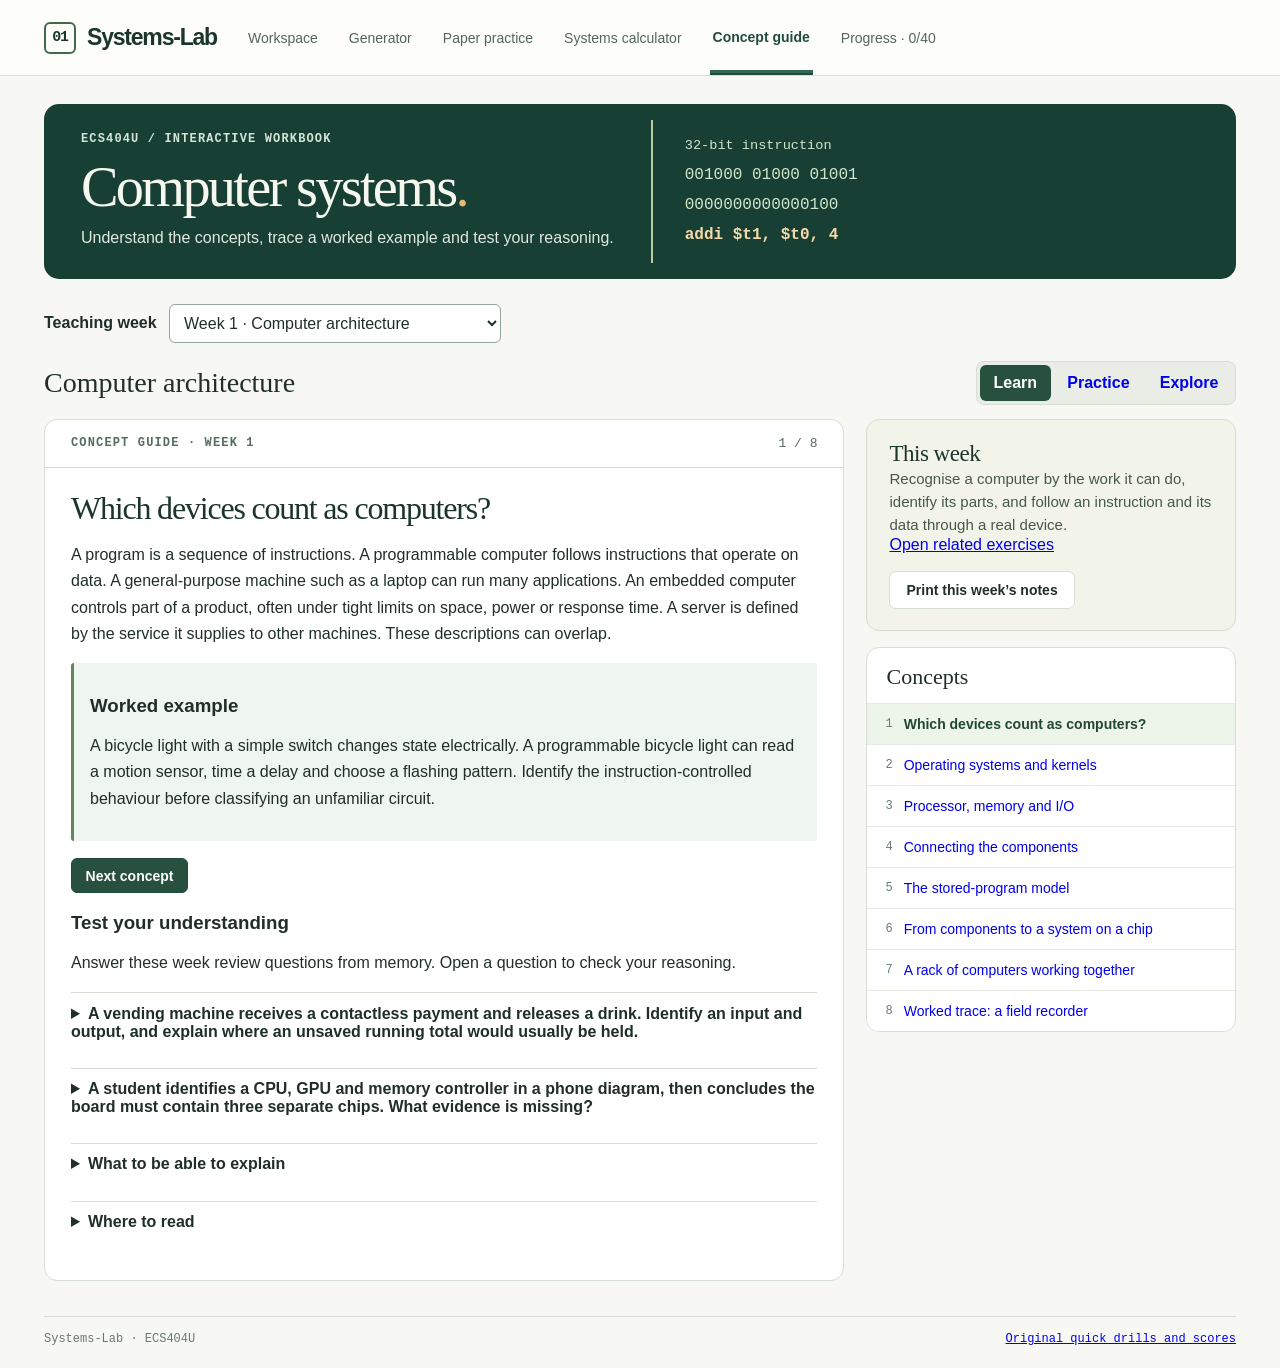
<file: index.html>
<!doctype html><html lang="en-GB"><head><meta charset="utf-8"><meta http-equiv="Content-Security-Policy" content="default-src 'none'; script-src 'self'; style-src 'self'; img-src 'self'; base-uri 'none'; form-action 'none'"><meta name="referrer" content="no-referrer"><meta name="viewport" content="width=device-width,initial-scale=1"><meta name="theme-color" content="#163e35"><title>Computer systems · Systems-Lab</title><link rel="stylesheet" href="workbook.css?v=4831d0746d"><script type="module" src="workbook.js?v=f85f025821"></script></head><body><header><div class="top wrap"><a href="./" class="brand"><span class="chipmark" aria-hidden="true">01</span> Systems-Lab</a><nav aria-label="Main navigation"><a data-nav="workspace" href="./#practice">Workspace</a><a data-nav="generator" href="./?generator=1">Generator</a><a data-nav="paper" href="./paper.html">Paper practice</a><a data-nav="calculator" href="./calculator.html">Systems calculator</a><a data-nav="guide" href="./#guide">Concept guide</a><a data-nav="progress" href="./#progress">Progress</a></nav></div></header><main class="wrap"><section class="hero"><div class="herocopy"><div class="eyebrow">ECS404U / Interactive workbook</div><h1>Computer systems<span>.</span></h1><p>Understand the concepts, trace a worked example and test your reasoning.</p></div><div class="hero-register" aria-hidden="true"><span>32-bit instruction</span><code>001000 01000 01001</code><code>0000000000000100</code><b>addi $t1, $t0, 4</b></div></section><div id="app"></div><noscript>Enable JavaScript for the interactive workbook.</noscript><footer><span>Systems-Lab · ECS404U</span><a href="quick.html">Original quick drills and scores</a></footer></main></body></html>
</file>
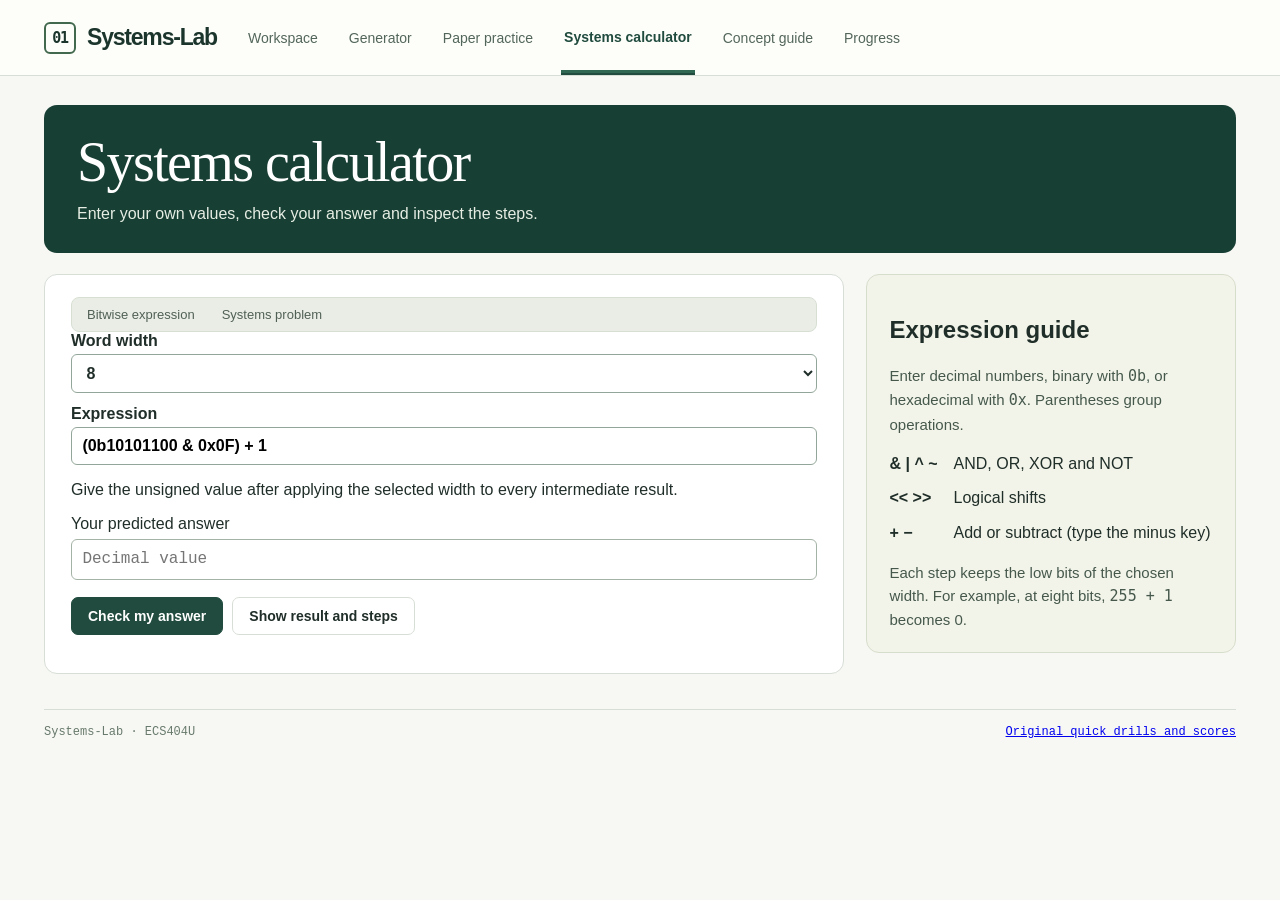
<file: calculator.html>
<!doctype html><html lang="en-GB"><head><meta charset="utf-8"><meta http-equiv="Content-Security-Policy" content="default-src 'none'; script-src 'self'; style-src 'self'; img-src 'self'; base-uri 'none'; form-action 'none'"><meta name="referrer" content="no-referrer"><meta name="viewport" content="width=device-width,initial-scale=1"><meta name="theme-color" content="#163e35"><title>Systems calculator · Systems-Lab</title><link rel="stylesheet" href="workbook.css?v=4831d0746d"><link rel="stylesheet" href="paper.css"><script type="module" src="calculator.js?v=62337818fd"></script></head><body><header><div class="top wrap"><a href="./" class="brand"><span class="chipmark" aria-hidden="true">01</span> Systems-Lab</a><nav aria-label="Main navigation"><a data-nav="workspace" href="./#practice">Workspace</a><a data-nav="generator" href="./?generator=1">Generator</a><a data-nav="paper" href="./paper.html">Paper practice</a><a data-nav="calculator" aria-current="page" href="./calculator.html">Systems calculator</a><a data-nav="guide" href="./#guide">Concept guide</a><a data-nav="progress" href="./#progress">Progress</a></nav></div></header><main class="wrap"><section class="paper-hero"><h1>Systems calculator</h1><p>Enter your own values, check your answer and inspect the steps.</p></section><div id="calculator"></div><noscript>Enable JavaScript for the interactive workbook.</noscript><footer><span>Systems-Lab · ECS404U</span><a href="quick.html">Original quick drills and scores</a></footer></main></body></html>
</file>
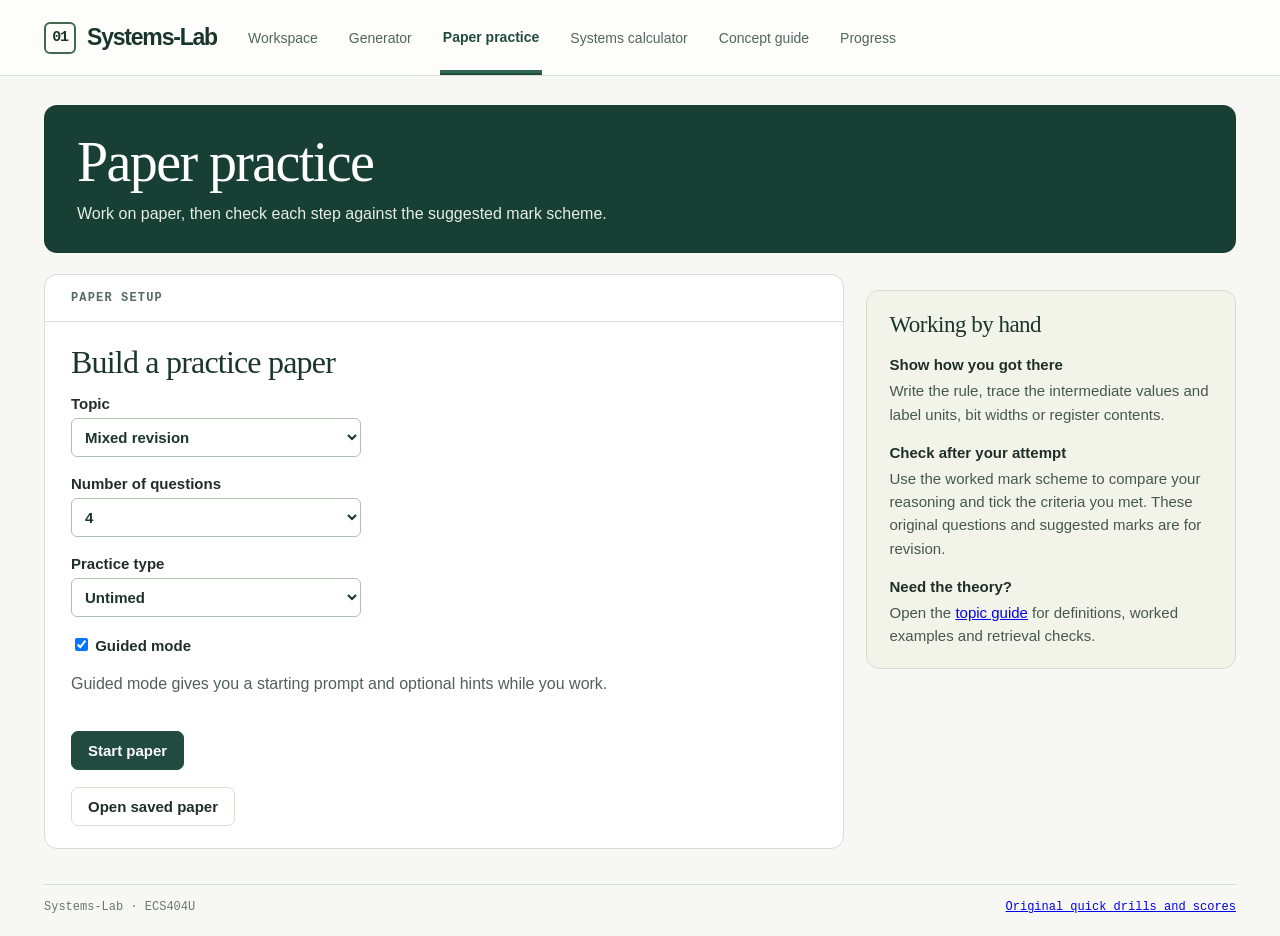
<file: paper.html>
<!doctype html><html lang="en-GB"><head><meta charset="utf-8"><meta http-equiv="Content-Security-Policy" content="default-src 'none'; script-src 'self'; style-src 'self'; img-src 'self'; base-uri 'none'; form-action 'none'"><meta name="referrer" content="no-referrer"><meta name="viewport" content="width=device-width,initial-scale=1"><meta name="theme-color" content="#163e35"><title>Paper practice · Systems-Lab</title><link rel="stylesheet" href="workbook.css?v=4831d0746d"><link rel="stylesheet" href="paper.css"><script type="module" src="paper.js?v=16dd5bcc90"></script></head><body><header><div class="top wrap"><a href="./" class="brand"><span class="chipmark" aria-hidden="true">01</span> Systems-Lab</a><nav aria-label="Main navigation"><a data-nav="workspace" href="./#practice">Workspace</a><a data-nav="generator" href="./?generator=1">Generator</a><a data-nav="paper" aria-current="page" href="./paper.html">Paper practice</a><a data-nav="calculator" href="./calculator.html">Systems calculator</a><a data-nav="guide" href="./#guide">Concept guide</a><a data-nav="progress" href="./#progress">Progress</a></nav></div></header><main class="wrap"><section class="paper-hero"><h1>Paper practice</h1><p>Work on paper, then check each step against the suggested mark scheme.</p></section><div id="paperView"></div><noscript>Enable JavaScript for the interactive workbook.</noscript><footer><span>Systems-Lab · ECS404U</span><a href="quick.html">Original quick drills and scores</a></footer></main><section id="paperPrint" hidden></section></body></html>
</file>
<file: workbook.css>
:root{font-family:"DM Sans",Inter,Arial,sans-serif;color:#202e29;background:#f7f8f4;font-synthesis:none;--green:#204b3e;--ink:#1b352d;--rule:#d7ded6;--muted:#53665c;--mono:"IBM Plex Mono","Courier New",monospace;--serif:Georgia,"Times New Roman",serif}
*{box-sizing:border-box}body{margin:0}button,select{font:inherit;color:inherit}button,a{touch-action:manipulation}button{cursor:pointer}button:focus-visible,a:focus-visible,summary:focus-visible,select:focus-visible{outline:3px solid #b26a18;outline-offset:3px}button:disabled{cursor:default;opacity:.45}button{border:1px solid var(--rule);background:white;border-radius:7px}header{background:#fdfefa;border-bottom:1px solid var(--rule)}.wrap{width:min(1232px,calc(100% - 88px));margin:auto}.top{display:flex;align-items:center;gap:28px;min-height:75px}.brand{display:flex;align-items:center;gap:11px;font-size:23px;font-weight:700;letter-spacing:-1.2px;color:var(--ink);text-decoration:none}.brand img{width:35px;height:35px}.divider{width:1px;height:22px;background:var(--rule)}nav{display:flex;align-self:stretch;gap:25px}nav :is(button,a){background:none;border:0;border-radius:0;color:var(--muted);font-size:14px;padding:0 3px;position:relative}nav [aria-current=page]{font-weight:700;color:var(--green)}nav [aria-current=page]:after{content:"";position:absolute;height:3px;background:#2f6753;bottom:0;left:0;right:0}.progress{margin-left:auto;display:flex;align-items:center;gap:8px;font-size:13px;font-weight:600;padding:8px 12px;background:#edf3ea;border-color:#d0ddce;border-radius:20px}.baricon{font-size:18px;color:#406b50}
.hero{position:relative;overflow:hidden;border-radius:15px;background:#183f34;color:#f6f7ef;margin:28px 0 25px;display:flex;align-items:center;min-height:175px}.herocopy{position:relative;z-index:1;padding:28px 37px}.heroart{height:100%;width:34%;position:absolute;right:0;top:0;object-fit:cover}.eyebrow,.kicker,.smallcap{font:600 12px var(--mono);letter-spacing:1.15px;text-transform:uppercase}.hero .eyebrow{display:flex;align-items:center;gap:10px;color:#d4e5d7}.goldline{width:23px;height:2px;background:#e4b46f}.sep{opacity:.5}.hero h1{font:normal clamp(42px,4.4vw,65px)/1.04 var(--serif);letter-spacing:-2.7px;margin:12px 0 9px}.hero h1 span{color:#e7b973}.hero p{font-size:16px;line-height:1.55;margin:0;color:#e0e9df}
.tabs{display:grid;grid-template-columns:repeat(4,1fr);gap:10px;margin-bottom:25px}.tab{display:flex;align-items:center;text-align:left;gap:12px;padding:13px 16px;border-color:#d3dbd2;border-radius:9px;color:var(--muted);font-weight:600}.tab .iconbox{width:32px;height:32px;display:grid;place-items:center;border-radius:7px;background:#f0f3ed}.tab.active{color:var(--green);background:#e1edde;border-color:#749379;box-shadow:inset 0 0 0 .35px #749379}.tab.active .iconbox{background:#c8dfc5}.tab small{margin-left:auto;font:12px var(--mono);color:#65786a}.icon{height:21px;width:21px;vertical-align:middle;flex-shrink:0}.workspace{display:grid;grid-template-columns:minmax(0,1fr) minmax(260px,31%);gap:22px;align-items:start}.panel,.notes,.library,.guidecard{border:1px solid var(--rule);border-radius:13px;background:#fff;overflow:hidden}.panelhead,.panelbody{padding:22px 26px}.panelhead{border-bottom:1px solid var(--rule);display:flex;justify-content:space-between;align-items:center;padding-top:16px;padding-bottom:16px}.kicker,.smallcap{color:#546d5e}.panelhead .kicker{display:flex;align-items:center;gap:9px}.panelhead .kicker .icon{width:17px}.counter{font:13px var(--mono);color:#58685e}.panelbody h2,.guide h2{font:normal clamp(28px,2.5vw,38px)/1.13 var(--serif);letter-spacing:-1.2px;color:var(--ink);margin:0 0 8px}.prompt{line-height:1.55;color:#516159;margin:0 0 17px}.board{background-color:#f5f7ef;background-image:radial-gradient(#c9d4c3 .85px,transparent .85px);background-size:13px 13px;border:1px solid #d3dbcc;border-radius:9px;overflow:hidden}.boardtop{display:flex;align-items:center;justify-content:space-between;gap:8px;padding:12px 16px 0;color:#516856;font:11px var(--mono);text-transform:uppercase;letter-spacing:1px}.board svg.fig{display:block;width:100%;height:196px}.board .legend{background:#ffffffa6;border-top:1px solid #d7dece;color:#394c41;padding:9px 14px;text-align:center;font:14px/1.5 var(--mono);overflow-wrap:anywhere}.answerlabel{display:block;margin:20px 0 9px;font:600 12px var(--mono);letter-spacing:1px;text-transform:uppercase;color:#52645a}.choices{display:flex;gap:8px;flex-wrap:wrap}.choice{min-width:44px;padding:9px 14px;font-weight:550;line-height:1.35}.choice[aria-pressed=true],.switcher [aria-pressed=true]{background:#deebde;border-color:#64896d;color:#163e2c;box-shadow:inset 0 0 0 .6px #64896d}.actions{margin-top:17px;display:flex;flex-wrap:wrap;gap:9px;align-items:center}.primary,.secondary,.ghost{padding:10px 16px;font-size:14px;font-weight:600}.primary{background:var(--green);color:white;border:1px solid var(--green)}.secondary{background:white}.ghost{border-color:transparent;color:#57675f;background:transparent}.notes{background:#f2f4e9;border-color:#d7ddcb;padding:21px 22px}.notetitle{display:flex;align-items:center;gap:10px;font:normal 23px var(--serif);color:var(--ink);letter-spacing:-.5px}.notes h3{font-size:15px;margin:18px 0 6px}.notes p,.library p,.guide p,.modalcopy{font-size:15px;line-height:1.55;color:#46584c;margin:0}.formula{font:19px/1.5 var(--serif);padding:10px 12px;border-left:3px solid #a7b79a;background:#ffffff70;margin:12px 0}.guidebtn{background:transparent;border:0;border-top:1px solid #d4dccb;border-radius:0;padding:14px 0 0;margin-top:16px;color:#30553f;font-size:14px;font-weight:650;display:flex;gap:9px;align-items:center;width:100%}.library{margin-top:16px}.libhead{display:flex;justify-content:space-between;align-items:center;padding:16px 19px 13px}.libhead h3{font:normal 22px var(--serif);margin:0}.libhead small{font:12px var(--mono);color:var(--muted)}.qrow{border:0;border-top:1px solid #e5e9e1;border-radius:0;background:white;padding:12px 18px;display:flex;gap:11px;text-align:left;align-items:center;width:100%;font-size:14px}.qrow.active{background:#edf4e9;color:#214832;font-weight:650}.qnum{font:12px var(--mono);color:#687c6c}.qstate{margin-left:auto;color:#487858}.message{margin:14px 0 0;padding:12px 14px;border-radius:6px;background:#fbf1d9;color:#594019;line-height:1.5}.message.good{background:#e6f1e1;color:#23492e}.hidden{display:none!important}.board .mat{margin:14px auto;border-collapse:collapse;background:#fbfcf6;text-align:center}.mat td,.mat th{padding:6px 13px;border:1px solid #bbcbb9}.mat th{color:#24523c;background:#e3edde}.mathcard{text-align:center;padding:40px 18px;font:normal clamp(21px,2.6vw,32px)/1.55 var(--serif);white-space:pre-line;color:#284b38}.textfig{font-family:var(--mono);font-size:14px}.guidecard{padding:24px;margin:15px 0}.guide details{padding:12px 0;border-top:1px solid var(--rule)}summary{cursor:pointer;font-weight:600}.guide details p{margin:8px 0}.guide .formula{background:#f2f5ed}.switcher{display:flex;flex-wrap:wrap;gap:7px;margin-top:14px}.switcher button{padding:8px 12px}.sectionhead{display:flex;align-items:center;justify-content:space-between;margin-bottom:14px;gap:12px}.sectionhead h2{font:normal 28px var(--serif);margin:0}.minitabs{display:flex;background:#e9ede6;border:1px solid #d7dfd3;padding:3px;border-radius:8px;gap:3px}.minitabs button{border:0;background:transparent;font-size:13px;padding:6px 12px;color:#516055}.minitabs button.selected{background:#fff;color:#234333;box-shadow:0 1px 3px #27463020}.explore label{display:block;margin:12px 0}.explore select{background:#fff;border:1px solid var(--rule);padding:5px;border-radius:4px}.explore input{accent-color:#2f634d}.explore output{display:block}.explorefieldset{border:0;padding:0;margin:12px 0;display:flex;gap:12px;flex-wrap:wrap}.explorefieldset label{margin:0}.matrixbtn{min-width:36px;height:31px;color:#1b4c32}.matrixbtn[aria-pressed=true]{background:#deecda}.inlinecode{font:14px var(--mono)}footer{display:flex;justify-content:space-between;gap:10px;margin:35px 0 22px;padding-top:15px;border-top:1px solid var(--rule);font:12px var(--mono);color:#687a6b}dialog{width:min(470px,92vw);max-height:80vh;padding:23px;border:1px solid #becbbd;border-radius:12px;color:var(--ink)}dialog::backdrop{background:#152c2199}.modalhead{display:flex;align-items:center;justify-content:space-between;margin-bottom:14px}.modalhead h2{font:normal 28px var(--serif);margin:0}.modalhead button{padding:6px 9px}.prow{padding:12px 0;border-top:1px solid var(--rule);display:flex;align-items:center;justify-content:space-between}.progressfill{height:6px;border-radius:6px;background:#e3eadd;overflow:hidden}.progressfill i{display:block;height:100%;background:#547f5e}.modalcopy{margin-bottom:16px}button:hover:not(:disabled){filter:brightness(.965)}@media(min-width:1550px){.wrap{max-width:1280px}}
@media(max-width:930px){.wrap{width:calc(100% - 40px)}.tab{padding:10px;gap:7px}.tab small{display:none}.heroart{width:29%}.workspace{grid-template-columns:minmax(0,1fr) 255px;gap:15px}.panelbody,.panelhead{padding-left:18px;padding-right:18px}.notes{padding:17px}.hero .herocopy{padding-left:27px}.hero p{max-width:500px}}
@media(max-width:700px){.wrap{width:calc(100% - 28px)}.top{gap:12px;min-height:60px;flex-wrap:wrap}.brand{font-size:19px;gap:6px}.brand img{width:30px;height:30px}.divider{display:none}nav{gap:8px}nav :is(button,a){font-size:13px}.progress{font-size:12px;padding:6px 8px}.baricon{display:none}.hero{min-height:148px;margin:16px 0}.hero .herocopy{padding:21px}.hero h1{font-size:42px;letter-spacing:-2px}.hero p{font-size:14px;max-width:75%}.heroart{right:-6%;width:36%;opacity:.45}.hero .eyebrow{font-size:10px}.tabs{grid-template-columns:repeat(2,1fr);gap:6px;margin-bottom:17px}.tab{font-size:14px}.tab .iconbox{width:25px;height:25px}.workspace{grid-template-columns:1fr}.sectionhead h2{font-size:24px}.board svg.fig{height:177px}.sectionhead{margin-bottom:10px}.notes{margin-top:1px}.panelbody{padding:17px}.panelhead{padding:12px 17px}footer{font-size:10px}.sectionhead .minitabs button{padding:6px 9px}}@media(max-width:410px){.top{gap:8px}.progress{padding:5px 6px}.brand{font-size:17px}.heroart{display:none}.hero p{max-width:100%}.eyebrow{letter-spacing:.65px}}
.formgrid{display:grid;grid-template-columns:1fr 1fr;gap:16px}.formgrid label{font-size:14px;font-weight:600;color:#385043}.formgrid label span{font-weight:400;color:var(--muted)}.formgrid input,.formgrid select,.numanswer{display:block;margin-top:6px;width:100%;padding:10px;border-radius:6px;border:1px solid #bac9b9;background:white;font:inherit;color:var(--ink)}.numanswer{max-width:260px}.formgrid input:focus-visible,.numanswer:focus-visible{outline:2px solid #799779}.genpaging{display:flex;gap:12px;justify-content:space-between;margin-top:20px;padding-top:15px;border-top:1px solid var(--rule)}.model{border:1px solid #cfdcca;border-radius:8px;background:#f4f7ed;padding:15px;margin-top:16px}.model ol{padding-left:22px}.model li{line-height:1.55;margin:8px 0}.genlist .listbody{max-height:420px;overflow:auto}.seed,#shareStatus{overflow-wrap:anywhere}.notes .seed{margin-top:8px}.notes #shareStatus{margin-top:8px}.generatorform .actions{margin-top:22px}.genpaging button{font-size:13px}#printset{display:none}
@media(max-width:600px){.top{display:grid;grid-template-columns:1fr auto;gap:0;padding-top:9px}.top nav{grid-row:2;grid-column:1/-1;gap:22px}.top nav :is(button,a){padding:10px 0}.progress{grid-row:1;grid-column:2}.formgrid{gap:10px}.sectionhead .secondary{font-size:12px;padding:8px}.genlist .listbody{max-height:250px}}
@media print{body:has(#printset)>:not(#printset){display:none!important}#printset{display:block;color:#111;font:12pt Georgia,serif}#printset article{break-inside:avoid;margin:20px 0}#printset h1{font-size:22pt}#printset h2{font-size:16pt}#printset .board{max-width:550px}#printset .fig{height:125px}#printset .mathcard{padding:12px;font-size:16pt}#printset .boardtop{padding-top:5px}#printset .legend{font-size:10pt}#printset .mat td,#printset .mat th{padding:2px 8px}}

nav a { display: inline-flex; align-items: center; text-decoration: none; }
.practice-controls{display:flex;align-items:center;flex-wrap:wrap;justify-content:flex-end;gap:8px 16px}
.guided-toggle{font-size:14px;white-space:nowrap;color:var(--green)}
.guided-toggle input{accent-color:var(--green)}
@media(max-width:410px){.top nav{gap:12px}.top nav :is(button,a){font-size:12px}}

.top nav {flex-wrap:wrap}
.set-input {display:block;margin:.4rem 0 1rem;width:100%;padding:.65rem;border:1px solid #a3b3a5;border-radius:6px;font:1rem var(--mono)}
.set-key {display:grid;grid-template-columns:max-content 1fr;gap:.65rem 1rem;line-height:1.5}
.set-key dt {font-weight:bold}.set-key dd {margin:0}
#symbols {gap:.4rem;margin-bottom:1rem}
#symbols button {font-size:1.1rem;min-width:2.3rem;min-height:2.3rem}
#setForm p,.set-steps {line-height:1.55}
#status:not(:empty){background:#edf4ed;padding:.75rem 1rem;border-left:3px solid var(--green);overflow-wrap:anywhere}
.set-steps li+li {margin-top:.45rem}
.workspace > *{min-width:0}
@media(max-width:600px){.top nav{column-gap:13px}}

.chipmark{display:grid;place-items:center;width:32px;height:32px;border:2px solid #42694e;border-radius:6px;font:700 15px ui-monospace,monospace}
.hero-register{align-self:center;display:grid;gap:.4rem;color:#d0e6ca;border-left:2px solid #b5d09d;padding:1rem 2rem;font:500 1rem/1.5 ui-monospace,monospace}.hero-register span{font-size:.85rem}.hero-register b{color:#f5dbab}
.signalboard{background:#f0f5ed;border:1px solid var(--rule);border-radius:10px;margin:1.15rem 0;padding:16px}.signalboard figcaption,.smallcap{text-transform:uppercase;font:650 .76rem/1.5 var(--mono);letter-spacing:.08em}.signals,.bitstrip{display:flex;flex-wrap:wrap;gap:.55rem;margin-top:.6rem}.signals code{border:1px solid #c2d2c0;background:#fff;padding:.35rem .65rem;border-radius:5px}.bitstrip{gap:3px}.bitstrip span{display:grid;text-align:center;padding:.2rem .55rem;border:1px solid #94aa98;border-radius:4px;background:#fff;font:600 1rem monospace}.bitstrip .on{background:#285742;color:#fff}.bitstrip small{font:400 .72rem monospace}
.weeknav{display:flex;align-items:center;gap:.75rem;flex-wrap:wrap;margin:1.15rem 0}.weeknav select,.calc-form select,.calc-form input,.answerbox{border:1px solid #93a69a;border-radius:6px;padding:.55rem .65rem;font:inherit;max-width:100%;background:white}.weeknav label,.calc-form label{font-weight:600}.calc-form label{display:grid;gap:4px}.calc-form{display:grid;gap:12px}.calc-grid{display:grid;grid-template-columns:repeat(auto-fit,minmax(min(100%,170px),1fr));gap:12px}.learn section,.learn details,.guidecheck{margin:1rem 0}.learn p,.learn li,.guidecheck p{line-height:1.65}.learn h3{margin-bottom:.4rem}.learn .example{background:#eff5ef;border-left:3px solid #64865d;padding:.8rem 1rem;border-radius:3px}.learn .example ol{margin-bottom:0}.learn summary,.guidecheck summary{cursor:pointer;font-weight:650}.learn pre{white-space:pre-wrap}.steps-list{line-height:1.65}.calc-form input{width:100%;box-sizing:border-box}.switcher a,.actions a{align-self:center}.sectionhead{gap:12px;flex-wrap:wrap}.genlist .qrow{min-height:40px}nav a[aria-current=page]{color:var(--green);font-weight:720;border-bottom:2px solid var(--green)}.paper-review-group .qrow{width:100%}.panelbody{min-width:0}a{overflow-wrap:anywhere}
@media(max-width:720px){.hero-register{display:none}.top{align-items:flex-start;flex-wrap:wrap}.top nav{width:100%;justify-content:flex-start}.top{height:auto;padding-top:10px;padding-bottom:8px}.top nav a{font-size:.9rem}.hero h1{font-size:clamp(2rem,9vw,3.5rem)}}
.minitabs a,.actions a.primary,.actions a.secondary{display:inline-block;padding:.55rem .85rem;border-radius:6px;text-decoration:none;font-weight:600}.minitabs a.selected,.actions a.primary{background:#27513e;color:white}.qrow[href]{text-decoration:none}.learn details{padding:.7rem 0;border-top:1px solid var(--rule)}.learn .actions a.secondary{border:1px solid var(--rule)}progress{width:100%;accent-color:#42664d}

.generator-summary{margin-top:12px}

.concept-table { width: 100%; border-collapse: collapse; margin: 1rem 0; font-size: .95rem; }
.concept-table caption { text-align: left; font-weight: 700; padding-bottom: .5rem; }
.concept-table th, .concept-table td { text-align: left; vertical-align: top; padding: .45rem; border-bottom: 1px solid #bccbc5; }
</file>
<file: paper.css>
.paper-hero{margin:29px 0 21px;padding:27px 33px;border-radius:13px;background:#183f34;color:#fff}
.paper-hero h1{font:normal clamp(36px,5vw,56px)/1.1 var(--serif);margin:0 0 8px;letter-spacing:-1.6px}
.paper-hero p{max-width:680px;margin:0;color:#e6eee4;line-height:1.55}
.paper-layout{margin-bottom:25px}
.paper-page h2,.paper-page h3{font-family:var(--serif);font-weight:400}
.paper-page h2{color:var(--ink);font-size:32px;margin:0 0 14px;letter-spacing:-.8px}
.paper-page h3{font-size:22px;margin:20px 0 8px}
.paper-page p{line-height:1.55}
.paper-page label,.paper-page button,.paper-sidebar button{font-size:15px}
.paper-page .prompt{max-width:68ch}
.paper-panelhead{gap:10px;flex-wrap:wrap}
.paper-status{font-size:14px;font-weight:600;color:var(--green)}
.paper-form{display:grid;gap:18px;max-width:540px}
.paper-form label{display:block;font-weight:600}
.paper-form select,.paper-form input[type=number]{display:block;width:100%;max-width:290px;margin-top:6px;border:1px solid #adc0ad;border-radius:6px;background:#fff;color:var(--ink);font:inherit;padding:9px}
.paper-form .actions{margin-top:0}
.paper-sidebar .library:first-child{margin-top:0}
.paper-sidebar .qrow[aria-current=true]{background:#e7f1e6;color:var(--green);font-weight:700}
.paper-given{padding:12px 15px;background:#f2f5ee;border:1px solid #d7e0d4;border-radius:8px}
.paper-given p{margin:0 0 4px;line-height:1.55}
.paper-given p:last-child{margin-bottom:0}
.paper-tasks{padding-left:1.65rem;line-height:1.6}
.paper-tasks li{padding-left:4px;margin:7px 0}
.paper-marklist{padding-left:1.6rem;line-height:1.55}
.paper-marklist li{margin:10px 0}
.paper-marklist label{display:flex;gap:9px;align-items:baseline}
.paper-marklist input{accent-color:#204b3e;flex:none}
.paper-print-marks{float:right;font-weight:400;font-size:14px;margin-left:12px}
.paper-keys{font-size:13px;color:var(--muted)}
.paper-hint ol{margin:7px 0 0;padding-left:22px}
.paper-header-actions{margin:0 0 16px}
.paper-layout .notes{margin-top:16px}
#paperApp{padding-bottom:25px}
#paperPrint{display:none}
@media(max-width:600px){.paper-hero{margin-top:16px;padding:21px}.paper-page h2{font-size:28px}.paper-layout .notes{margin-top:10px}}
@media print{
 @page{size:A4;margin:15mm}
 body.paper-print header,body.paper-print #paperApp{display:none!important}
 body.paper-print #paperPrint:not([hidden]){display:block;color:#111;font:11pt/1.45 Arial,sans-serif}
 #paperPrint h1{font-size:20pt;margin:.1em 0}
 #paperPrint h2{font-size:13pt;margin:0 0 6px}
 #paperPrint article{break-inside:avoid;margin:0 0 8mm}
 #paperPrint .paper-given{padding:7px;border-color:#bbb;background:#fff}
 #paperPrint .paper-tasks{margin:6px 0}
 #paperPrint .writing-line{height:9mm;border-bottom:1px solid #ccc}
}
.paper-form [hidden]{display:none}
.paper-diagram{margin:14px 0}
.paper-diagram svg{width:min(100%,360px);height:auto;display:block}
.paper-diagram figcaption{font-size:14px;margin-top:6px;color:var(--muted)}
.paper-feedback h3:first-child{margin-top:0}
.paper-review-grid{display:grid;grid-template-columns:repeat(auto-fit,minmax(min(100%,310px),1fr));gap:14px;margin-bottom:18px}
.paper-review-group{border:1px solid var(--rule);border-radius:8px;overflow:hidden}
.paper-review-group h3,.paper-review-group p{margin:12px 14px}
.paper-review-group ul{list-style:none;margin:0;padding:0}
.paper-review-group .qstate{font-size:12px;text-align:right}

@media print{#paperPrint .paper-diagram svg{max-height:42mm}#paperPrint .paper-diagram figcaption{font-size:10pt}}
</file>
